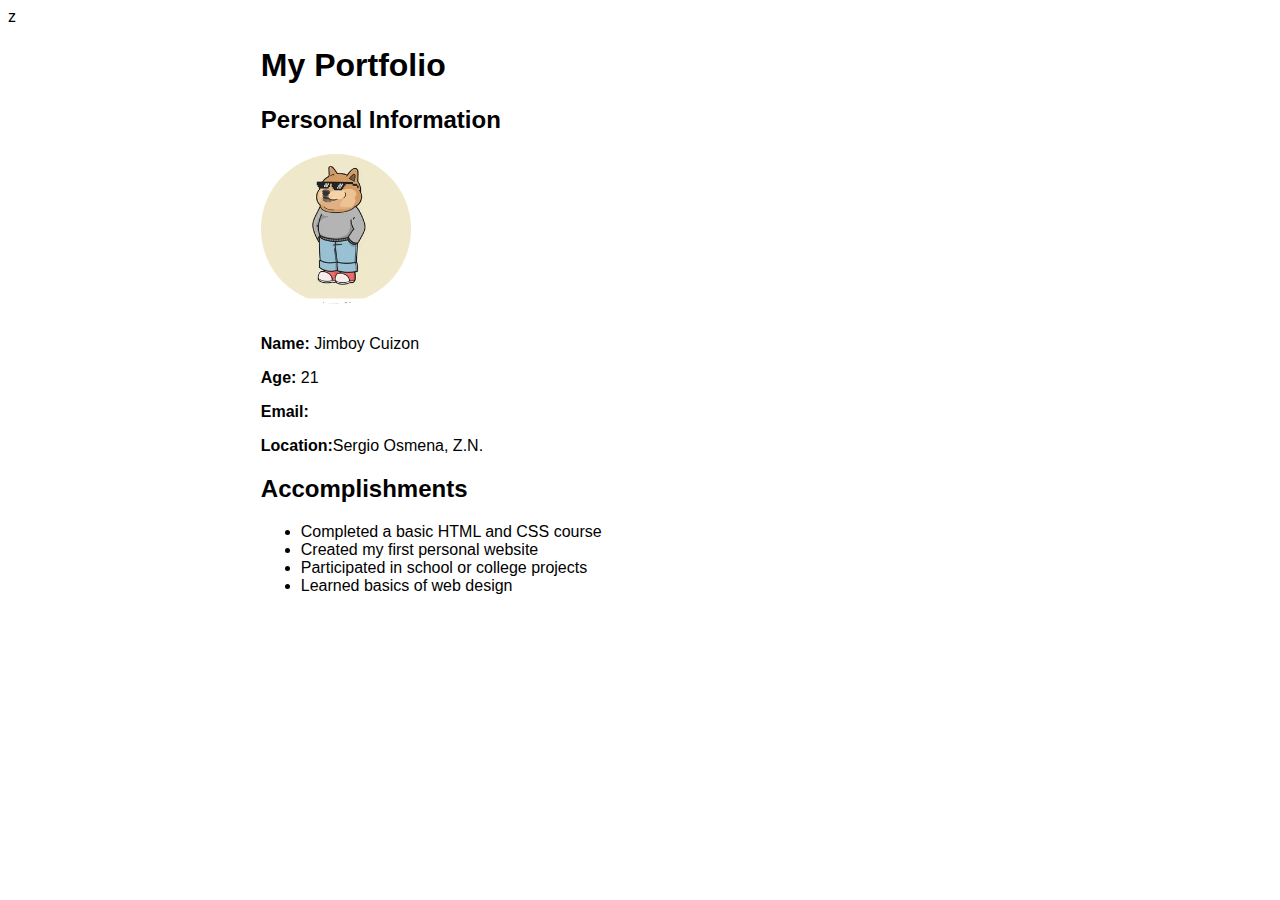
<file: jimboy12345-main/index.html>
z<!DOCTYPE html>
<html lang="en">
<head>
    <meta charset="UTF-8">
    <title>My Portfolio</title>

    <style>
        body {
            font-family: Arial, sans-serif;
        }

        .container {
            width: 60%;
            margin: auto;
        }

        .profile-pic {
            width: 150px;
            height: 150px;
            border-radius: 50%;
            object-fit: cover;
            margin-bottom: 15px;
        }
    </style>
</head>

<body>

    <div class="container">
        <h1>My Portfolio</h1>

        <!-- Personal Data Section -->
        <div class="section">
            <h2>Personal Information</h2>

            <!-- Profile Picture -->
            <img src="image.png" alt="Profile Picture" class="profile-pic">

            <p><strong>Name:</strong> Jimboy Cuizon</p>
            <p><strong>Age:</strong> 21</p>
            <p><strong>Email:</strong> </p>
            <p><strong>Location:</strong>Sergio Osmena, Z.N.</p>
        </div>

        <!-- Accomplishments Section -->
        <div class="section">
            <h2>Accomplishments</h2>
            <ul>
                <li>Completed a basic HTML and CSS course</li>
                <li>Created my first personal website</li>
                <li>Participated in school or college projects</li>
                <li>Learned basics of web design</li>
            </ul>
        </div>
    </div>

</body>
</html>
</file>
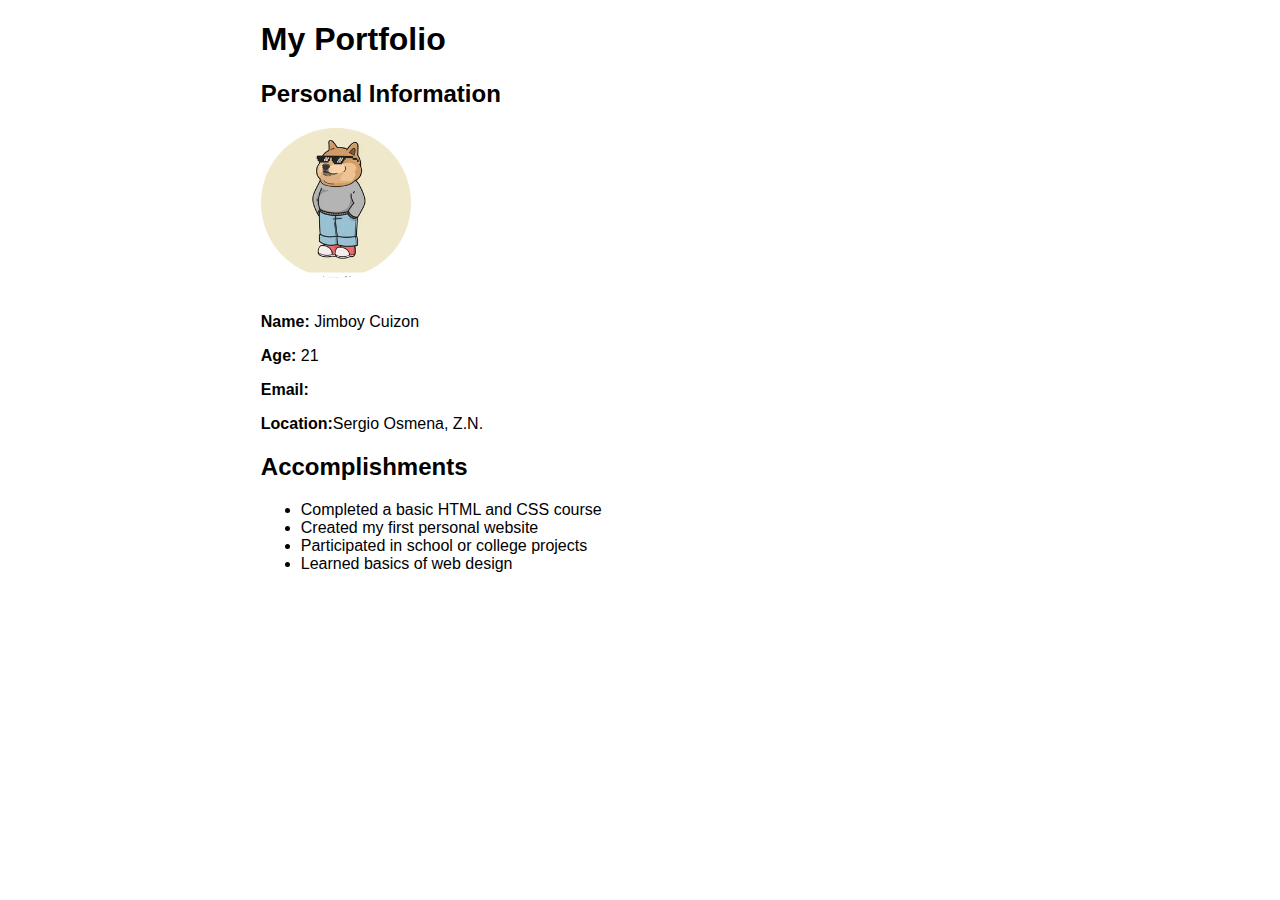
<file: New folder/index.html>
<!DOCTYPE html>
<html lang="en">
<head>
    <meta charset="UTF-8">
    <title>My Portfolio</title>

    <style>
        body {
            font-family: Arial, sans-serif;
        }

        .container {
            width: 60%;
            margin: auto;
        }

        .profile-pic {
            width: 150px;
            height: 150px;
            border-radius: 50%;
            object-fit: cover;
            margin-bottom: 15px;
        }
    </style>
</head>

<body>

    <div class="container">
        <h1>My Portfolio</h1>

        <!-- Personal Data Section -->
        <div class="section">
            <h2>Personal Information</h2>

            <!-- Profile Picture -->
            <img src="image.png" alt="Profile Picture" class="profile-pic">

            <p><strong>Name:</strong> Jimboy Cuizon</p>
            <p><strong>Age:</strong> 21</p>
            <p><strong>Email:</strong> </p>
            <p><strong>Location:</strong>Sergio Osmena, Z.N.</p>
        </div>

        <!-- Accomplishments Section -->
        <div class="section">
            <h2>Accomplishments</h2>
            <ul>
                <li>Completed a basic HTML and CSS course</li>
                <li>Created my first personal website</li>
                <li>Participated in school or college projects</li>
                <li>Learned basics of web design</li>
            </ul>
        </div>
    </div>

</body>
</html>
</file>
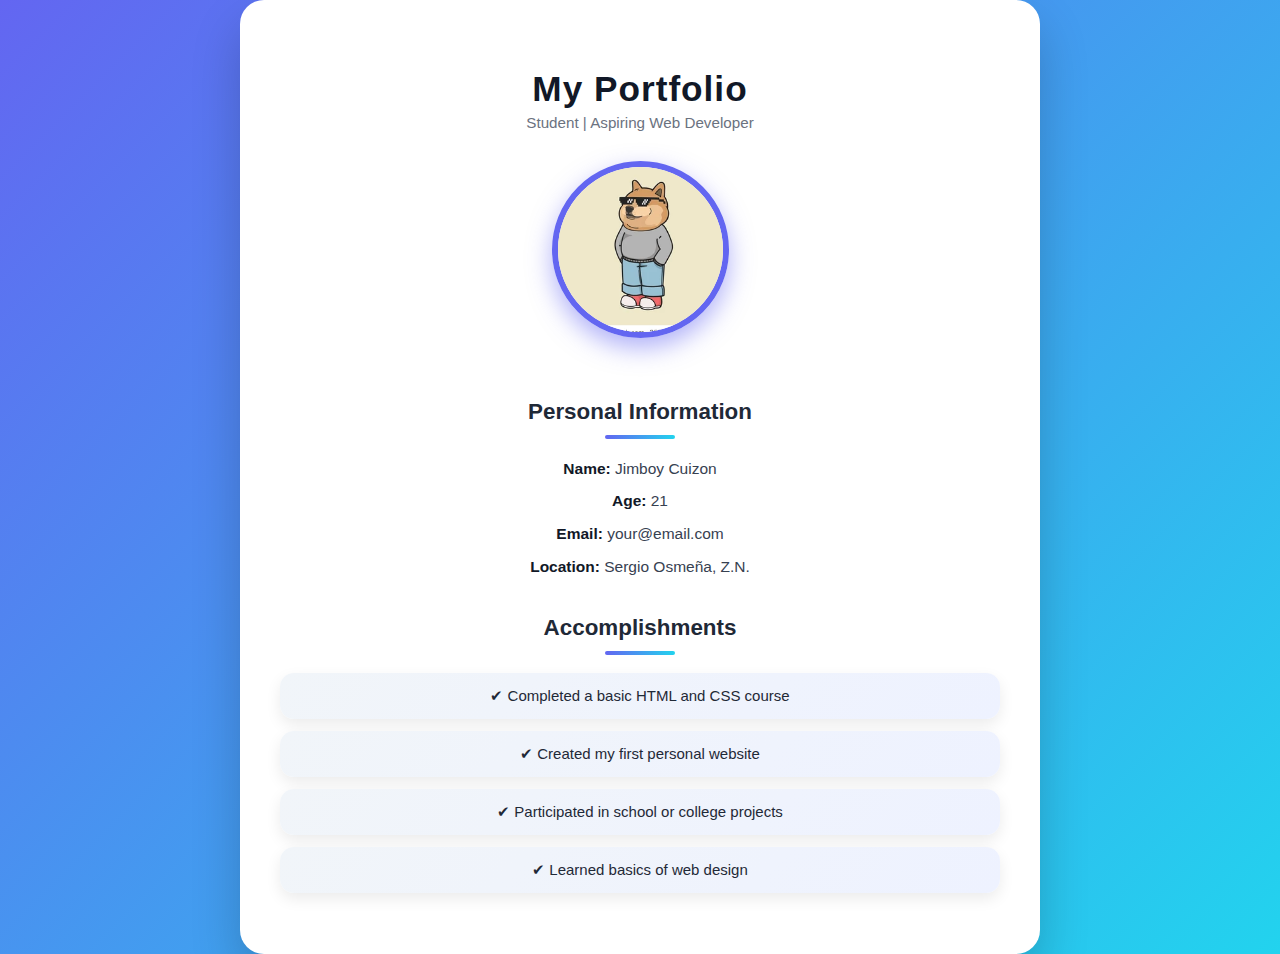
<file: jimboy12345-main/New folder/index.html>
<!DOCTYPE html>
<html lang="en">
<head>
  <meta charset="UTF-8">
  <title>My Portfolio</title>

  <style>
    /* ===== GENERAL ===== */
    body {
      margin: 0;
      min-height: 100vh;
      font-family: 'Poppins', 'Segoe UI', Tahoma, Geneva, Verdana, sans-serif;
      background: linear-gradient(135deg, #6366f1, #22d3ee);
      display: flex;
      align-items: center;
      justify-content: center;
    }

    /* ===== CONTAINER / CARD ===== */
    .container {
      width: 90%;
      max-width: 720px;
      background: #ffffff;
      padding: 45px 40px;
      border-radius: 24px;
      box-shadow: 0 25px 50px rgba(0, 0, 0, 0.2);
      text-align: center;
      animation: fadeIn 1s ease;
    }

    /* ===== ANIMATION ===== */
    @keyframes fadeIn {
      from {
        opacity: 0;
        transform: translateY(30px);
      }
      to {
        opacity: 1;
        transform: translateY(0);
      }
    }

    /* ===== PROFILE PIC ===== */
    .profile-pic {
      width: 165px;
      height: 165px;
      border-radius: 50%;
      object-fit: cover;
      border: 6px solid #6366f1;
      box-shadow: 0 10px 25px rgba(99, 102, 241, 0.5);
      margin-bottom: 22px;
    }

    /* ===== MAIN TITLE ===== */
    h1 {
      font-size: 2.2rem;
      font-weight: 700;
      color: #111827;
      margin-bottom: 5px;
      letter-spacing: 1px;
    }

    /* ===== SUB TITLE ===== */
    .subtitle {
      font-size: 0.95rem;
      color: #6b7280;
      margin-bottom: 30px;
    }

    /* ===== SECTION HEADERS ===== */
    h2 {
      margin-top: 35px;
      margin-bottom: 18px;
      font-size: 1.4rem;
      font-weight: 600;
      color: #1f2937;
      position: relative;
    }

    h2::after {
      content: "";
      width: 70px;
      height: 4px;
      background: linear-gradient(90deg, #6366f1, #22d3ee);
      display: block;
      margin: 10px auto 0;
      border-radius: 10px;
    }

    /* ===== TEXT ===== */
    p {
      font-size: 15.5px;
      color: #374151;
      margin: 8px 0;
      line-height: 1.6;
    }

    p strong {
      color: #111827;
    }

    /* ===== LIST ===== */
    ul {
      list-style: none;
      padding: 0;
      margin-top: 10px;
    }

    li {
      background: linear-gradient(135deg, #f1f5f9, #eef2ff);
      margin: 12px 0;
      padding: 14px 18px;
      border-radius: 14px;
      font-size: 15px;
      font-weight: 500;
      color: #1f2937;
      box-shadow: 0 6px 15px rgba(0, 0, 0, 0.08);
      transition: transform 0.25s ease, box-shadow 0.25s ease;
    }

    li:hover {
      transform: translateY(-4px);
      box-shadow: 0 12px 25px rgba(0, 0, 0, 0.15);
    }
  </style>
</head>

<body>

  <div class="container">
    <h1>My Portfolio</h1>
    <div class="subtitle">Student | Aspiring Web Developer</div>

    <img src="image.png" alt="Profile Picture" class="profile-pic">

    <h2>Personal Information</h2>
    <p><strong>Name:</strong> Jimboy Cuizon</p>
    <p><strong>Age:</strong> 21</p>
    <p><strong>Email:</strong> your@email.com</p>
    <p><strong>Location:</strong> Sergio Osmeña, Z.N.</p>

    <h2>Accomplishments</h2>
    <ul>
      <li>✔ Completed a basic HTML and CSS course</li>
      <li>✔ Created my first personal website</li>
      <li>✔ Participated in school or college projects</li>
      <li>✔ Learned basics of web design</li>
    </ul>
  </div>

</body>
</html>
</file>
